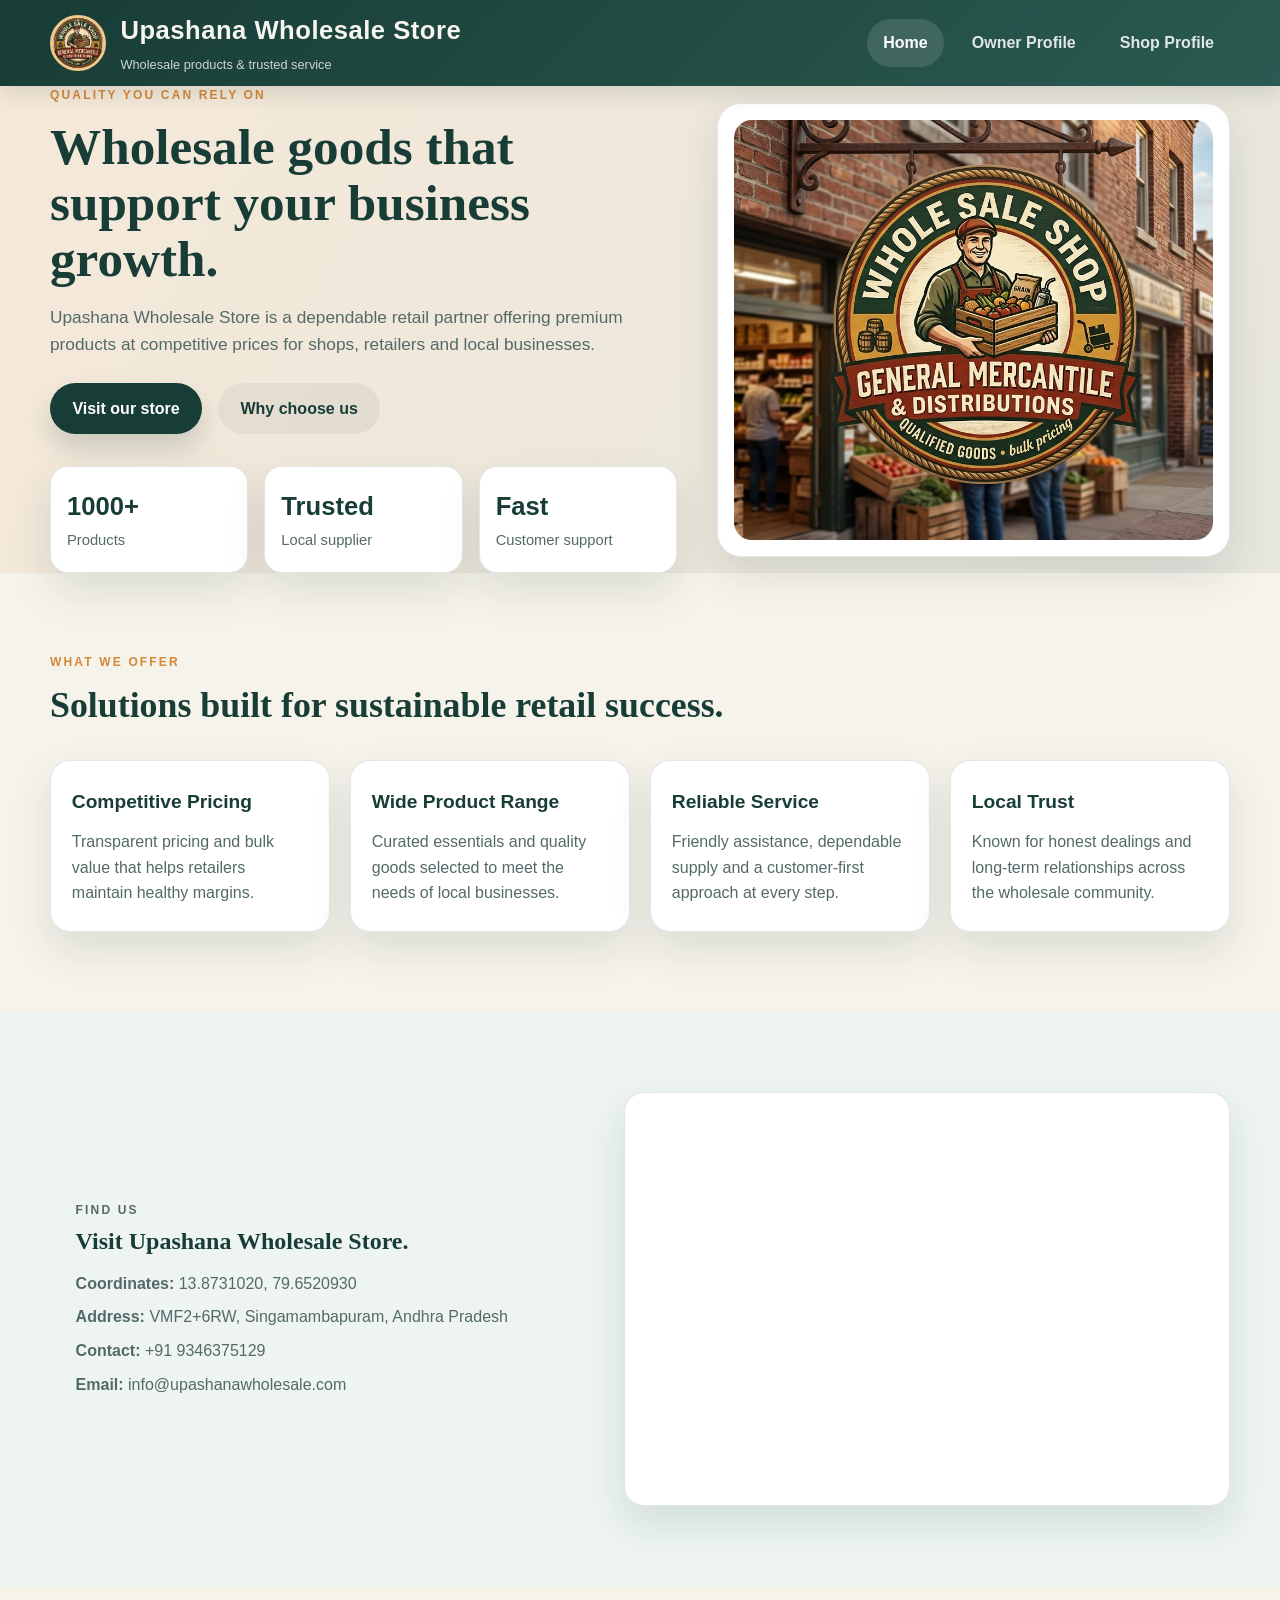
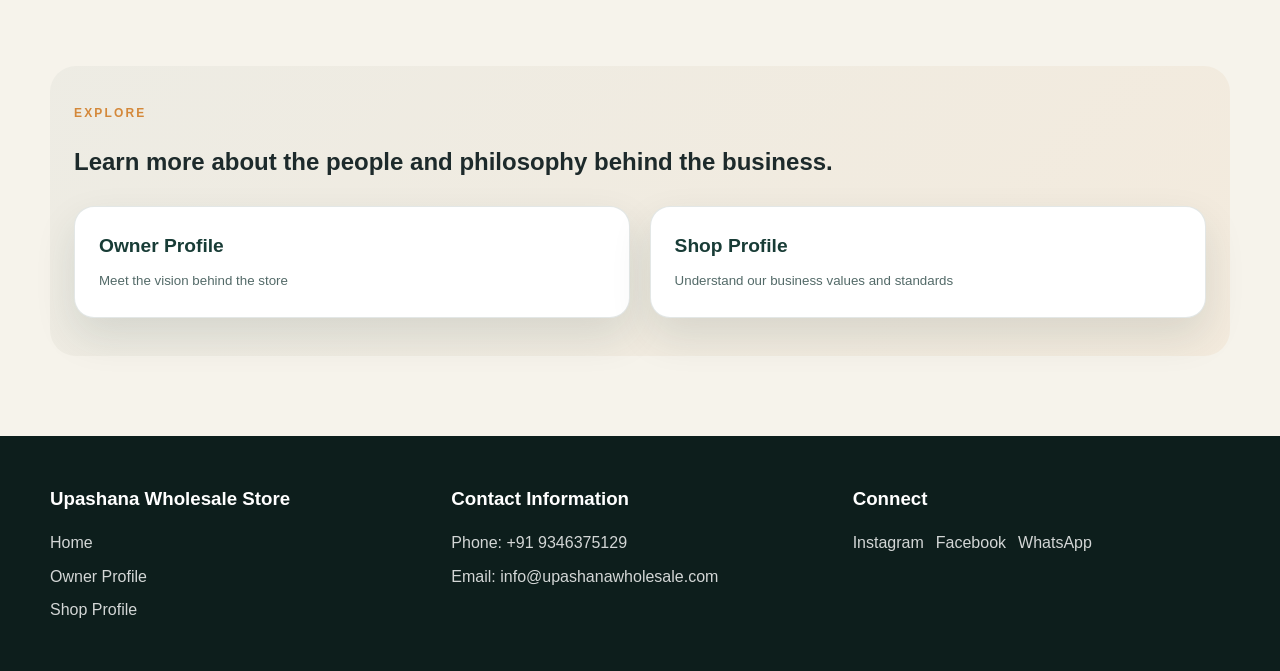
<file: index.html>
<!DOCTYPE html>
<html lang="en">
  <head>
    <meta charset="UTF-8" />
    <meta name="viewport" content="width=device-width, initial-scale=1.0" />
    <meta
      name="description"
      content="Upashana Wholesale Store delivers reliable wholesale products, honest pricing and dependable service for retailers and local businesses."
    />
    <title>Upashana Wholesale Store</title>
    <link rel="stylesheet" href="style.css" />
    <link rel="icon" href="logo.png" />
  </head>
  <body>
    <header class="site-header">
      <div class="container header-bar">
        <div class="brand" aria-label="Upashana Wholesale Store brand">
          <img class="brand-mark" src="logo.png" alt="Upashana Wholesale Store logo" />
          <div>
            <p class="brand-name">Upashana Wholesale Store</p>
            <span class="brand-tag">Wholesale products & trusted service</span>
          </div>
        </div>

        <nav class="main-nav" aria-label="Main navigation">
          <a class="active" href="index.html">Home</a>
          <a href="owner-profile.html">Owner Profile</a>
          <a href="shop-profile.html">Shop Profile</a>
        </nav>
      </div>
    </header>

    <main>
      <section class="hero-section">
        <div class="container hero-grid">
          <div class="hero-copy">
            <p class="eyebrow">Quality you can rely on</p>
            <h1>Wholesale goods that support your business growth.</h1>
            <p class="lede">
              Upashana Wholesale Store is a dependable retail partner offering premium
              products at competitive prices for shops, retailers and local businesses.
            </p>
            <div class="hero-actions">
              <a class="button primary" href="#location">Visit our store</a>
              <a class="button secondary" href="shop-profile.html">Why choose us</a>
            </div>
            <div class="stats-grid" aria-label="store highlights">
              <div>
                <strong>1000+</strong>
                <span>Products</span>
              </div>
              <div>
                <strong>Trusted</strong>
                <span>Local supplier</span>
              </div>
              <div>
                <strong>Fast</strong>
                <span>Customer support</span>
              </div>
            </div>
          </div>

          <div class="hero-image-wrap">
            <img src="profile.png" alt="Wholesale products and store display" />
          </div>
        </div>
      </section>

      <section class="section">
        <div class="container">
          <div class="section-heading">
            <p class="eyebrow">What we offer</p>
            <h2>Solutions built for sustainable retail success.</h2>
          </div>

          <div class="feature-grid">
            <article class="feature-card">
              <h3>Competitive Pricing</h3>
              <p>Transparent pricing and bulk value that helps retailers maintain healthy margins.</p>
            </article>
            <article class="feature-card">
              <h3>Wide Product Range</h3>
              <p>Curated essentials and quality goods selected to meet the needs of local businesses.</p>
            </article>
            <article class="feature-card">
              <h3>Reliable Service</h3>
              <p>Friendly assistance, dependable supply and a customer-first approach at every step.</p>
            </article>
            <article class="feature-card">
              <h3>Local Trust</h3>
              <p>Known for honest dealings and long-term relationships across the wholesale community.</p>
            </article>
          </div>
        </div>
      </section>

      <section class="section alt-bg" id="location">
        <div class="container location-grid">
          <div class="location-copy">
            <p class="eyebrow">Find us</p>
            <h2>Visit Upashana Wholesale Store.</h2>
            <p><strong>Coordinates:</strong> 13.8731020, 79.6520930</p>
            <p><strong>Address:</strong> VMF2+6RW, Singamambapuram, Andhra Pradesh</p>
            <p><strong>Contact:</strong> +91 9346375129</p>
            <p><strong>Email:</strong> info@upashanawholesale.com</p>
          </div>

          <div class="map-card">
            <iframe
              class="map-frame"
              src="https://www.google.com/maps/embed?pb=!1m17!1m12!1m3!1d1291.9817354012475!2d79.65126073982047!3d13.872927805451019!2m3!1f0!2f0!3f0!3m2!1i1024!2i768!4f13.1!3m2!1m1!2zMTPCsDUyJzIzLjIiTiA3OcKwMzknMDcuNSJF!5e0!3m2!1sen!2sin!4v1794557552919!5m2!1sen!2sin"
              title="Map showing Upashana Wholesale Store"
              allowfullscreen
              loading="lazy"
              referrerpolicy="strict-origin-when-cross-origin"
            ></iframe>
          </div>
        </div>
      </section>

      <section class="section">
        <div class="container navigation-panel">
          <p class="eyebrow">Explore</p>
          <h2>Learn more about the people and philosophy behind the business.</h2>
          <div class="nav-cards">
            <a class="nav-card" href="owner-profile.html">
              <span>Owner Profile</span>
              <small>Meet the vision behind the store</small>
            </a>
            <a class="nav-card" href="shop-profile.html">
              <span>Shop Profile</span>
              <small>Understand our business values and standards</small>
            </a>
          </div>
        </div>
      </section>
    </main>

    <footer class="site-footer">
      <div class="container footer-grid">
        <div>
          <h3>Upashana Wholesale Store</h3>
          <ul>
            <li><a href="index.html">Home</a></li>
            <li><a href="owner-profile.html">Owner Profile</a></li>
            <li><a href="shop-profile.html">Shop Profile</a></li>
          </ul>
        </div>
        <div>
          <h3>Contact Information</h3>
          <ul>
            <li>Phone: +91 9346375129</li>
            <li>Email: info@upashanawholesale.com</li>
          </ul>
        </div>
        <div>
          <h3>Connect</h3>
          <div class="social-links" aria-label="social media links">
            <a href="#" aria-label="Instagram">Instagram</a>
            <a href="#" aria-label="Facebook">Facebook</a>
            <a href="#" aria-label="WhatsApp">WhatsApp</a>
          </div>
        </div>
      </div>
    </footer>
  </body>
</html>
</file>
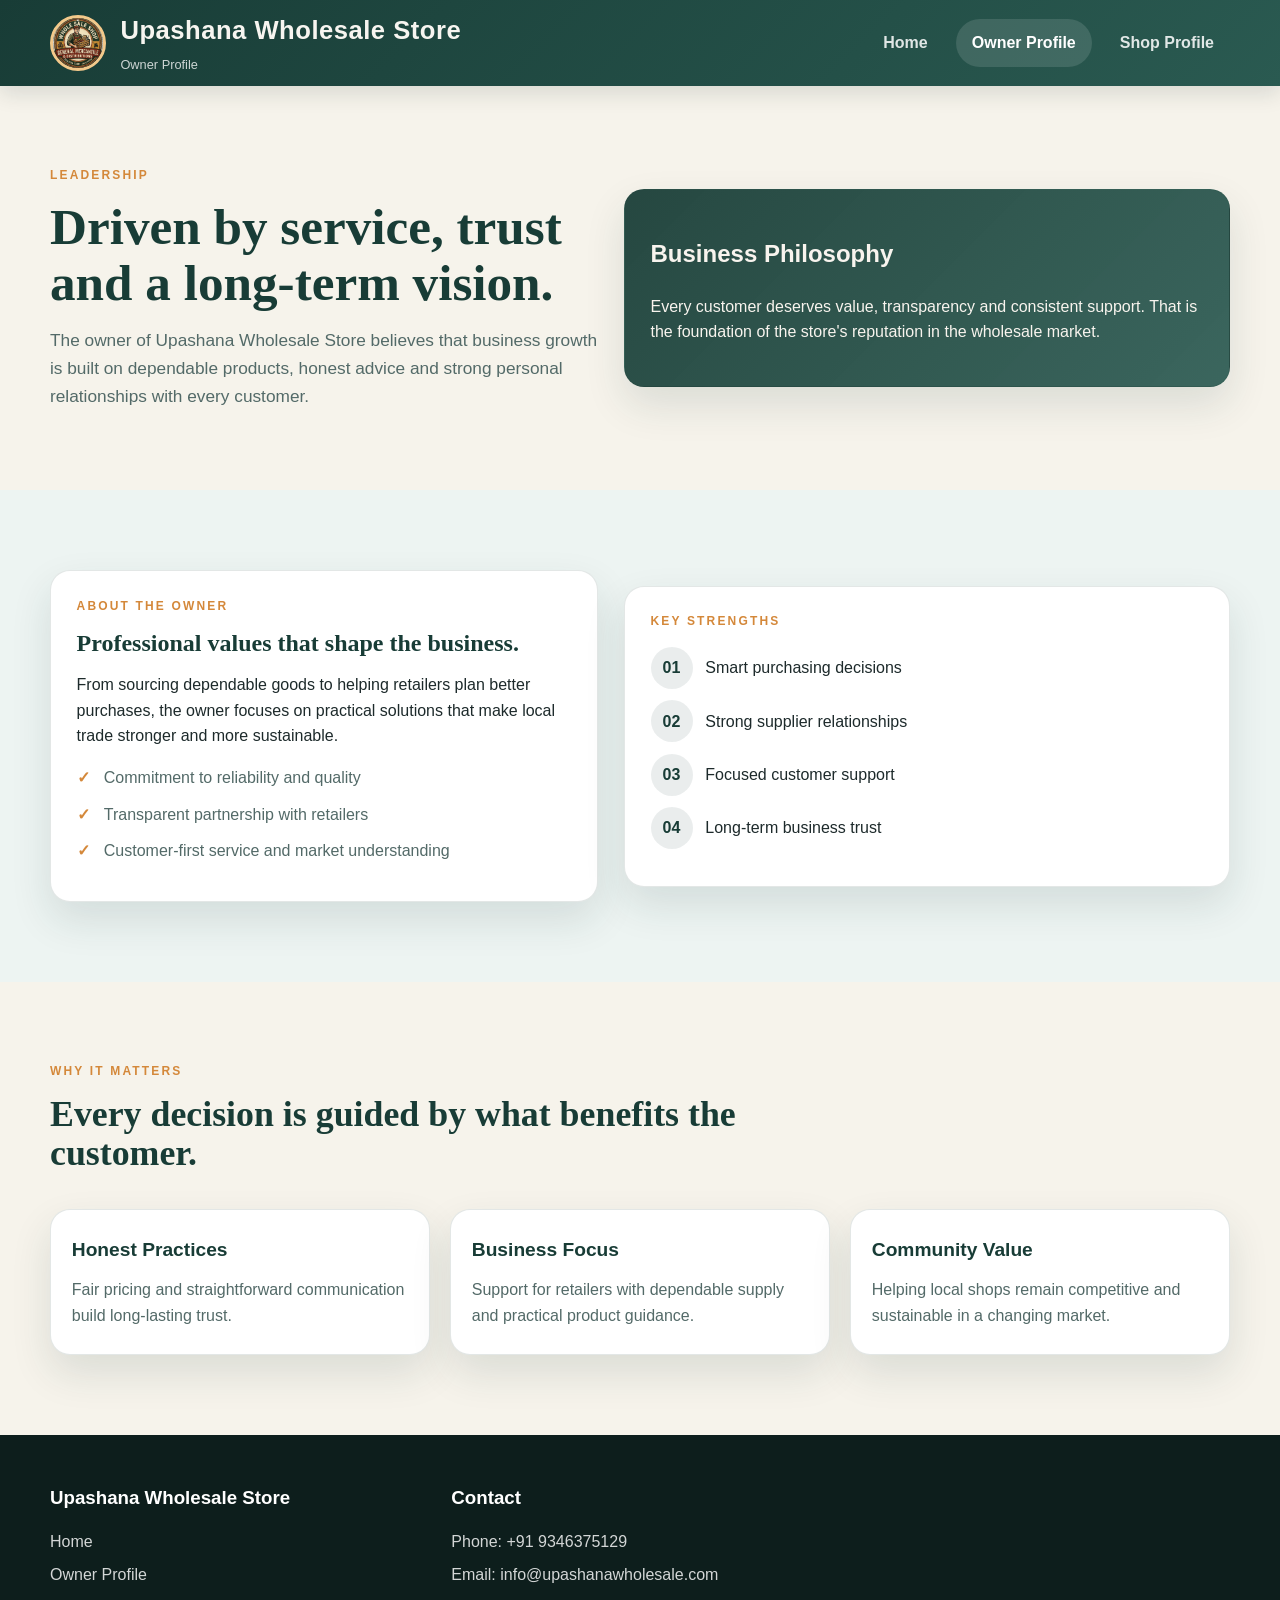
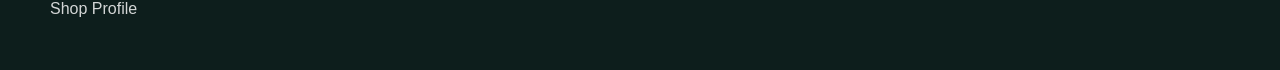
<file: owner-profile.html>
<!DOCTYPE html>
<html lang="en">
  <head>
    <meta charset="UTF-8" />
    <meta name="viewport" content="width=device-width, initial-scale=1.0" />
    <meta
      name="description"
      content="Owner profile for Upashana Wholesale Store - commitment to quality, customer service and reliable wholesale supply."
    />
    <title>Owner Profile | Upashana Wholesale Store</title>
    <link rel="stylesheet" href="style.css" />
    <link rel="icon" href="logo.png" />
  </head>
  <body>
    <header class="site-header">
      <div class="container header-bar">
        <div class="brand" aria-label="Upashana Wholesale Store brand">
          <img class="brand-mark" src="logo.png" alt="Upashana Wholesale Store logo" />
          <div>
            <p class="brand-name">Upashana Wholesale Store</p>
            <span class="brand-tag">Owner Profile</span>
          </div>
        </div>

        <nav class="main-nav" aria-label="Main navigation">
          <a href="index.html">Home</a>
          <a class="active" href="owner-profile.html">Owner Profile</a>
          <a href="shop-profile.html">Shop Profile</a>
        </nav>
      </div>
    </header>

    <main>
      <section class="page-hero section">
        <div class="container profile-hero">
          <div>
            <p class="eyebrow">Leadership</p>
            <h1>Driven by service, trust and a long-term vision.</h1>
            <p class="lede">
              The owner of Upashana Wholesale Store believes that business growth is built on
              dependable products, honest advice and strong personal relationships with every customer.
            </p>
          </div>
          <div class="profile-highlight">
            <h2>Business Philosophy</h2>
            <p>
              Every customer deserves value, transparency and consistent support. That is the foundation of
              the store's reputation in the wholesale market.
            </p>
          </div>
        </div>
      </section>

      <section class="section alt-bg">
        <div class="container two-column">
          <div class="content-card">
            <p class="eyebrow">About the owner</p>
            <h2>Professional values that shape the business.</h2>
            <p>
              From sourcing dependable goods to helping retailers plan better purchases, the owner focuses on
              practical solutions that make local trade stronger and more sustainable.
            </p>
            <ul class="check-list">
              <li>Commitment to reliability and quality</li>
              <li>Transparent partnership with retailers</li>
              <li>Customer-first service and market understanding</li>
            </ul>
          </div>

          <div class="content-card highlight-card">
            <p class="eyebrow">Key strengths</p>
            <ul class="number-list">
              <li><span>01</span>Smart purchasing decisions</li>
              <li><span>02</span>Strong supplier relationships</li>
              <li><span>03</span>Focused customer support</li>
              <li><span>04</span>Long-term business trust</li>
            </ul>
          </div>
        </div>
      </section>

      <section class="section">
        <div class="container">
          <div class="section-heading narrow">
            <p class="eyebrow">Why it matters</p>
            <h2>Every decision is guided by what benefits the customer.</h2>
          </div>
          <div class="feature-grid compact-grid">
            <article class="feature-card">
              <h3>Honest Practices</h3>
              <p>Fair pricing and straightforward communication build long-lasting trust.</p>
            </article>
            <article class="feature-card">
              <h3>Business Focus</h3>
              <p>Support for retailers with dependable supply and practical product guidance.</p>
            </article>
            <article class="feature-card">
              <h3>Community Value</h3>
              <p>Helping local shops remain competitive and sustainable in a changing market.</p>
            </article>
          </div>
        </div>
      </section>
    </main>

    <footer class="site-footer">
      <div class="container footer-grid">
        <div>
          <h3>Upashana Wholesale Store</h3>
          <ul>
            <li><a href="index.html">Home</a></li>
            <li><a href="owner-profile.html">Owner Profile</a></li>
            <li><a href="shop-profile.html">Shop Profile</a></li>
          </ul>
        </div>
        <div>
          <h3>Contact</h3>
          <ul>
            <li>Phone: +91 9346375129</li>
            <li>Email: info@upashanawholesale.com</li>
          </ul>
        </div>
      </div>
    </footer>
  </body>
</html>
</file>
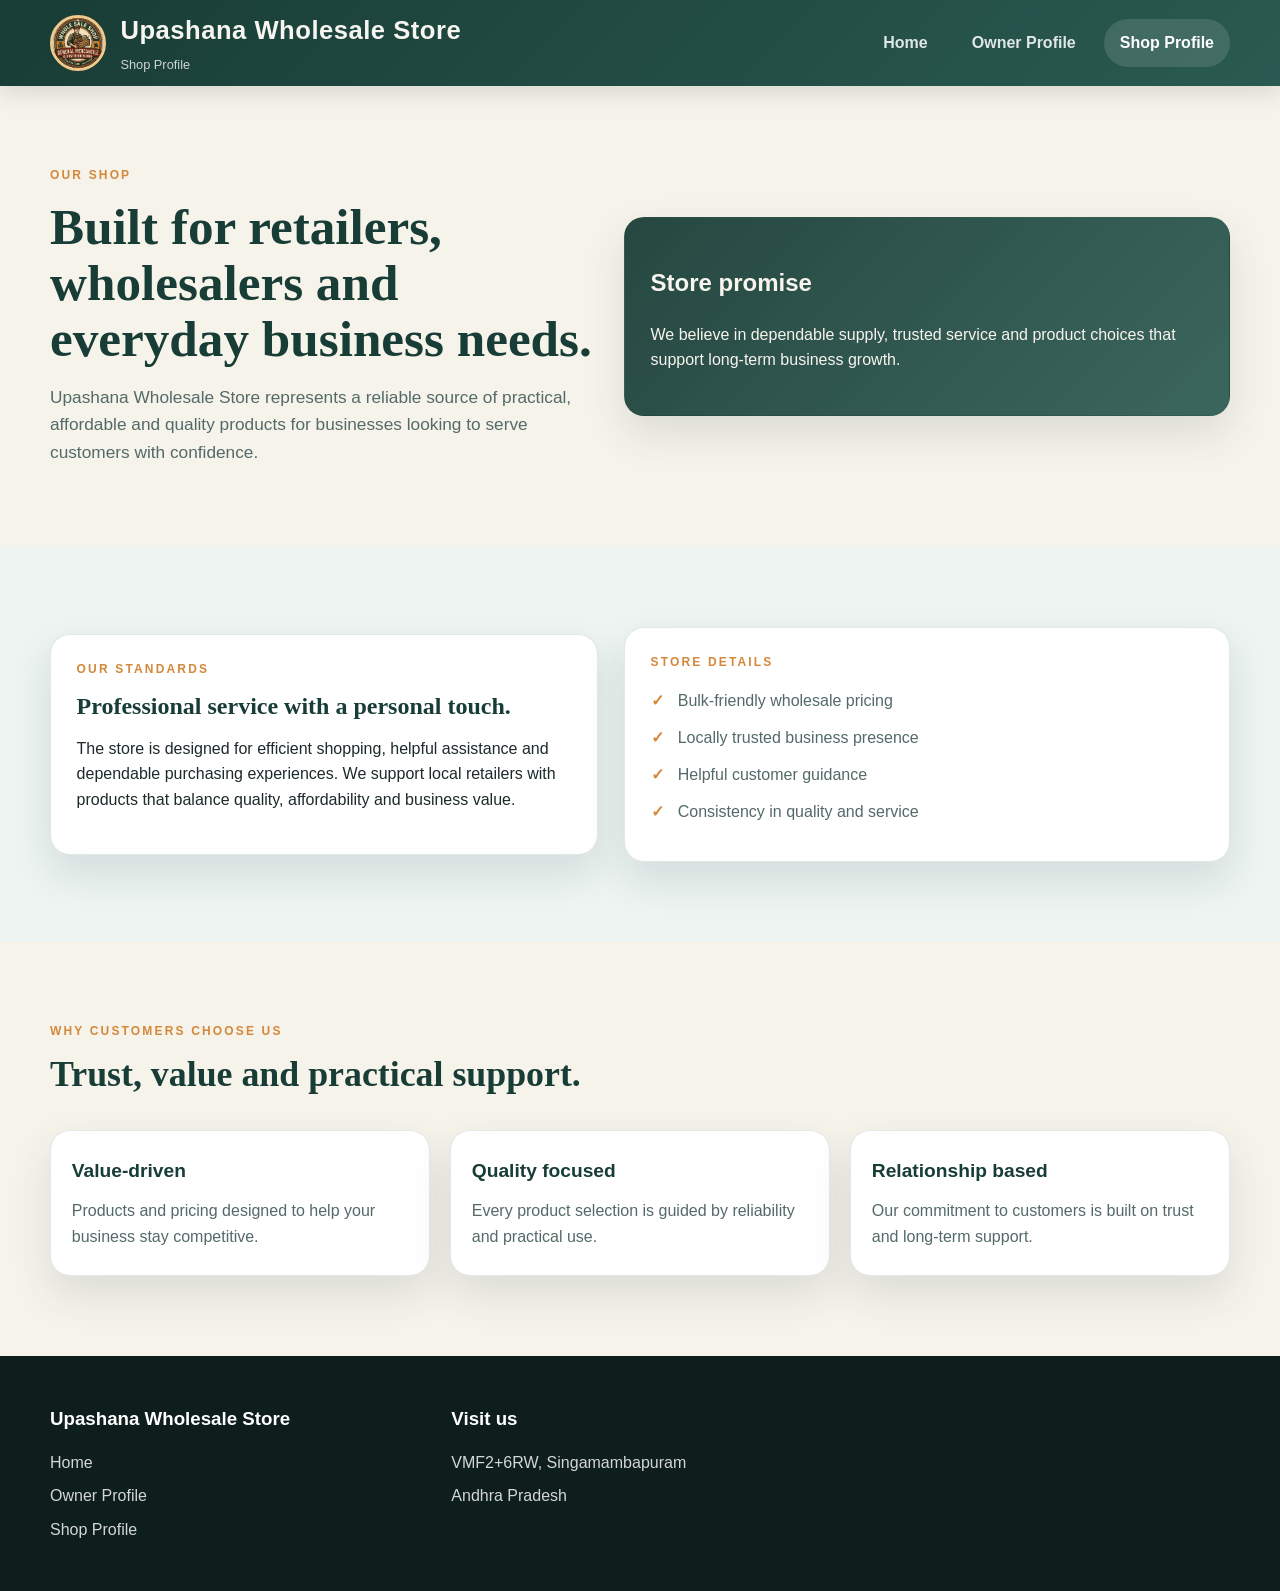
<file: shop-profile.html>
<!DOCTYPE html>
<html lang="en">
  <head>
    <meta charset="UTF-8" />
    <meta name="viewport" content="width=device-width, initial-scale=1.0" />
    <meta
      name="description"
      content="Shop profile for Upashana Wholesale Store, highlighting quality inventory, trusted service and local wholesale excellence."
    />
    <title>Shop Profile | Upashana Wholesale Store</title>
    <link rel="stylesheet" href="style.css" />
    <link rel="icon" href="logo.png" />
  </head>
  <body>
    <header class="site-header">
      <div class="container header-bar">
        <div class="brand" aria-label="Upashana Wholesale Store brand">
          <img class="brand-mark" src="logo.png" alt="Upashana Wholesale Store logo" />
          <div>
            <p class="brand-name">Upashana Wholesale Store</p>
            <span class="brand-tag">Shop Profile</span>
          </div>
        </div>

        <nav class="main-nav" aria-label="Main navigation">
          <a href="index.html">Home</a>
          <a href="owner-profile.html">Owner Profile</a>
          <a class="active" href="shop-profile.html">Shop Profile</a>
        </nav>
      </div>
    </header>

    <main>
      <section class="page-hero section">
        <div class="container profile-hero">
          <div>
            <p class="eyebrow">Our shop</p>
            <h1>Built for retailers, wholesalers and everyday business needs.</h1>
            <p class="lede">
              Upashana Wholesale Store represents a reliable source of practical, affordable and quality products
              for businesses looking to serve customers with confidence.
            </p>
          </div>
          <div class="profile-highlight">
            <h2>Store promise</h2>
            <p>We believe in dependable supply, trusted service and product choices that support long-term business growth.</p>
          </div>
        </div>
      </section>

      <section class="section alt-bg">
        <div class="container two-column">
          <div class="content-card">
            <p class="eyebrow">Our standards</p>
            <h2>Professional service with a personal touch.</h2>
            <p>
              The store is designed for efficient shopping, helpful assistance and dependable purchasing experiences.
              We support local retailers with products that balance quality, affordability and business value.
            </p>
          </div>
          <div class="content-card">
            <p class="eyebrow">Store details</p>
            <ul class="check-list">
              <li>Bulk-friendly wholesale pricing</li>
              <li>Locally trusted business presence</li>
              <li>Helpful customer guidance</li>
              <li>Consistency in quality and service</li>
            </ul>
          </div>
        </div>
      </section>

      <section class="section">
        <div class="container">
          <div class="section-heading narrow">
            <p class="eyebrow">Why customers choose us</p>
            <h2>Trust, value and practical support.</h2>
          </div>
          <div class="feature-grid compact-grid">
            <article class="feature-card">
              <h3>Value-driven</h3>
              <p>Products and pricing designed to help your business stay competitive.</p>
            </article>
            <article class="feature-card">
              <h3>Quality focused</h3>
              <p>Every product selection is guided by reliability and practical use.</p>
            </article>
            <article class="feature-card">
              <h3>Relationship based</h3>
              <p>Our commitment to customers is built on trust and long-term support.</p>
            </article>
          </div>
        </div>
      </section>
    </main>

    <footer class="site-footer">
      <div class="container footer-grid">
        <div>
          <h3>Upashana Wholesale Store</h3>
          <ul>
            <li><a href="index.html">Home</a></li>
            <li><a href="owner-profile.html">Owner Profile</a></li>
            <li><a href="shop-profile.html">Shop Profile</a></li>
          </ul>
        </div>
        <div>
          <h3>Visit us</h3>
          <ul>
            <li>VMF2+6RW, Singamambapuram</li>
            <li>Andhra Pradesh</li>
          </ul>
        </div>
      </div>
    </footer>
  </body>
</html>
</file>
<file: style.css>
:root {
  --bg: #f6f3eb;
  --panel: #ffffff;
  --panel-alt: #edf4f2;
  --primary: #183c36;
  --primary-soft: #2a5a51;
  --accent: #d4883a;
  --accent-soft: #f3c98b;
  --text: #1d2a2b;
  --muted: #536a68;
  --border: rgba(24, 60, 54, 0.12);
  --shadow: 0 18px 40px rgba(24, 60, 54, 0.12);
}

* {
  box-sizing: border-box;
}

html {
  scroll-behavior: smooth;
}

body {
  margin: 0;
  color: var(--text);
  background: var(--bg);
  font-family: "Segoe UI", Tahoma, Geneva, Verdana, sans-serif;
  line-height: 1.6;
}

img {
  max-width: 100%;
  display: block;
}

a {
  color: inherit;
  text-decoration: none;
}

ul {
  margin: 0;
  padding-left: 1.15rem;
}

.container {
  width: min(1180px, calc(100% - 32px));
  margin: 0 auto;
}

.site-header {
  background: linear-gradient(135deg, var(--primary) 0%, var(--primary-soft) 100%);
  color: #f7f5f0;
  position: sticky;
  top: 0;
  z-index: 10;
  box-shadow: 0 8px 20px rgba(18, 42, 39, 0.12);
}

.header-bar {
  display: flex;
  align-items: center;
  justify-content: space-between;
  gap: 1rem;
  min-height: 86px;
}

.brand {
  display: flex;
  align-items: center;
  gap: 0.9rem;
}

.brand-mark {
  width: 56px;
  height: 56px;
  border-radius: 50%;
  border: 3px solid var(--accent-soft);
  object-fit: cover;
}

.brand-name {
  margin: 0;
  font-size: clamp(1.2rem, 2vw, 1.8rem);
  font-weight: 700;
  letter-spacing: 0.02em;
}

.brand-tag {
  color: rgba(255, 255, 255, 0.78);
  font-size: 0.8rem;
}

.main-nav {
  display: flex;
  align-items: center;
  gap: 0.75rem;
  flex-wrap: wrap;
}

.main-nav a {
  padding: 0.7rem 1rem;
  border-radius: 999px;
  color: rgba(255, 255, 255, 0.86);
  transition: all 0.2s ease;
  font-weight: 600;
}

.main-nav a:hover,
.main-nav a.active {
  background: rgba(255, 255, 255, 0.12);
  color: #fff;
}

.section {
  padding: 5rem 0;
}

.hero-section {
  background: linear-gradient(120deg, rgba(240, 160, 86, 0.12), rgba(24, 60, 54, 0.07));
}

.hero-grid {
  display: grid;
  grid-template-columns: 1.1fr 0.9fr;
  gap: 2.5rem;
  align-items: center;
}

.hero-copy h1,
.page-hero h1,
.section-heading h2,
.location-copy h2,
.content-card h2 {
  margin: 0 0 1rem;
  color: var(--primary);
  font-family: Georgia, "Times New Roman", serif;
  line-height: 1.1;
}

.hero-copy h1,
.page-hero h1 {
  font-size: clamp(2.2rem, 4vw, 4rem);
}

.eyebrow {
  margin: 0 0 0.85rem;
  color: var(--accent);
  font-size: 0.75rem;
  font-weight: 800;
  letter-spacing: 0.18em;
  text-transform: uppercase;
}

.lede {
  margin: 0;
  max-width: 60ch;
  font-size: 1.08rem;
  color: var(--muted);
}

.hero-actions {
  display: flex;
  flex-wrap: wrap;
  gap: 1rem;
  margin-top: 1.5rem;
}

.button {
  display: inline-flex;
  align-items: center;
  justify-content: center;
  min-height: 46px;
  padding: 0.8rem 1.4rem;
  border-radius: 999px;
  font-weight: 700;
  transition: transform 0.2s ease, box-shadow 0.2s ease;
}

.button:hover {
  transform: translateY(-1px);
}

.button.primary {
  background: var(--primary);
  color: #fff;
  box-shadow: 0 14px 26px rgba(24, 60, 54, 0.18);
}

.button.secondary {
  background: rgba(24, 60, 54, 0.06);
  color: var(--primary);
}

.stats-grid {
  display: grid;
  grid-template-columns: repeat(3, minmax(0, 1fr));
  gap: 1rem;
  margin-top: 2rem;
}

.stats-grid div {
  background: var(--panel);
  border: 1px solid var(--border);
  box-shadow: var(--shadow);
  border-radius: 18px;
  padding: 1.2rem 1rem;
}

.stats-grid strong {
  display: block;
  font-size: clamp(1.15rem, 2vw, 1.6rem);
  color: var(--primary);
}

.stats-grid span {
  color: var(--muted);
  font-size: 0.92rem;
}

.hero-image-wrap {
  background: var(--panel);
  border-radius: 24px;
  border: 1px solid var(--border);
  padding: 1rem;
  box-shadow: var(--shadow);
}

.hero-image-wrap img {
  width: 100%;
  min-height: 420px;
  object-fit: cover;
  border-radius: 18px;
}

.section-heading {
  margin-bottom: 2.2rem;
}

.section-heading h2 {
  font-size: clamp(1.8rem, 2.8vw, 3rem);
}

.feature-grid {
  display: grid;
  grid-template-columns: repeat(4, minmax(0, 1fr));
  gap: 1.25rem;
}

.feature-card,
.content-card,
.nav-card,
.profile-highlight,
.map-card {
  background: var(--panel);
  border: 1px solid var(--border);
  border-radius: 20px;
  box-shadow: var(--shadow);
}

.feature-card {
  padding: 1.6rem 1.3rem;
}

.feature-card h3 {
  margin: 0 0 0.7rem;
  color: var(--primary);
  font-size: 1.2rem;
}

.feature-card p {
  margin: 0;
  color: var(--muted);
}

.alt-bg {
  background: var(--panel-alt);
}

.location-grid,
.two-column,
.profile-hero {
  display: grid;
  grid-template-columns: 0.95fr 1.05fr;
  gap: 1.6rem;
  align-items: center;
}

.location-copy,
.content-card,
.profile-highlight {
  padding: 1.6rem;
}

.location-copy p {
  margin: 0.5rem 0;
  color: var(--muted);
}

.map-card {
  overflow: hidden;
  padding: 0.75rem;
}

.map-frame {
  width: 100%;
  min-height: 380px;
  border: 0;
  border-radius: 16px;
}

.navigation-panel {
  background: linear-gradient(135deg, rgba(24, 60, 54, 0.04), rgba(212, 136, 58, 0.08));
  border-radius: 26px;
  padding: 2.4rem 1.5rem;
}

.nav-cards {
  display: grid;
  grid-template-columns: repeat(2, minmax(0, 1fr));
  gap: 1.2rem;
  margin-top: 1.5rem;
}

.nav-card {
  display: block;
  padding: 1.5rem;
  transition: transform 0.2s ease, border-color 0.2s ease;
}

.nav-card:hover {
  transform: translateY(-2px);
  border-color: rgba(24, 60, 54, 0.24);
}

.nav-card span {
  display: block;
  margin-bottom: 0.35rem;
  color: var(--primary);
  font-size: 1.2rem;
  font-weight: 700;
}

.nav-card small {
  color: var(--muted);
}

.site-footer {
  background: #0d1e1c;
  color: rgba(255, 255, 255, 0.82);
  padding: 3rem 0 2.5rem;
}

.footer-grid {
  display: grid;
  grid-template-columns: repeat(3, minmax(0, 1fr));
  gap: 1.5rem;
}

.site-footer h3 {
  margin: 0 0 1rem;
  color: #ffffff;
}

.site-footer ul {
  list-style: none;
  padding: 0;
}

.site-footer li {
  margin-bottom: 0.5rem;
}

.social-links {
  display: flex;
  flex-wrap: wrap;
  gap: 0.75rem;
}

.social-links a {
  color: rgba(255, 255, 255, 0.82);
}

.profile-highlight {
  background: linear-gradient(135deg, rgba(24, 60, 54, 0.94), rgba(42, 90, 81, 0.92));
  color: #f8f4ee;
}

.profile-highlight h2,
.profile-highlight p {
  color: #f8f4ee;
}

.check-list,
.number-list {
  list-style: none;
  padding: 0;
  margin: 1rem 0 0;
}

.check-list li,
.number-list li {
  position: relative;
  margin-bottom: 0.7rem;
  padding-left: 1.7rem;
  color: var(--muted);
}

.check-list li::before {
  content: "✓";
  position: absolute;
  inset: 0 auto auto 0;
  color: var(--accent);
  font-weight: 900;
}

.number-list li {
  display: flex;
  align-items: center;
  gap: 0.8rem;
  padding-left: 0;
  color: var(--text);
}

.number-list span {
  display: inline-flex;
  align-items: center;
  justify-content: center;
  width: 42px;
  height: 42px;
  border-radius: 50%;
  background: rgba(24, 60, 54, 0.09);
  color: var(--primary);
  font-weight: 800;
}

.compact-grid {
  grid-template-columns: repeat(3, minmax(0, 1fr));
}

.narrow {
  max-width: 760px;
}

@media (max-width: 860px) {
  .hero-grid,
  .location-grid,
  .two-column,
  .profile-hero,
  .footer-grid,
  .feature-grid,
  .compact-grid {
    grid-template-columns: 1fr;
  }

  .nav-cards {
    grid-template-columns: 1fr;
  }

  .header-bar {
    flex-direction: column;
    justify-content: center;
    padding: 1rem 0;
  }
}

@media (max-width: 560px) {
  .site-header {
    position: static;
  }

  .brand {
    width: 100%;
    justify-content: center;
    text-align: center;
  }

  .main-nav {
    justify-content: center;
  }

  .stats-grid {
    grid-template-columns: 1fr;
  }

  .hero-copy h1,
  .page-hero h1 {
    font-size: 2.2rem;
  }
}


    .map-frame {
        height: 320px;
    }



@media (prefers-reduced-motion: reduce) {
    *,
    *::before,
    *::after {
        scroll-behavior: auto !important;
        animation-duration: 0.01ms !important;
        animation-iteration-count: 1 !important;
    }
}
</file>
